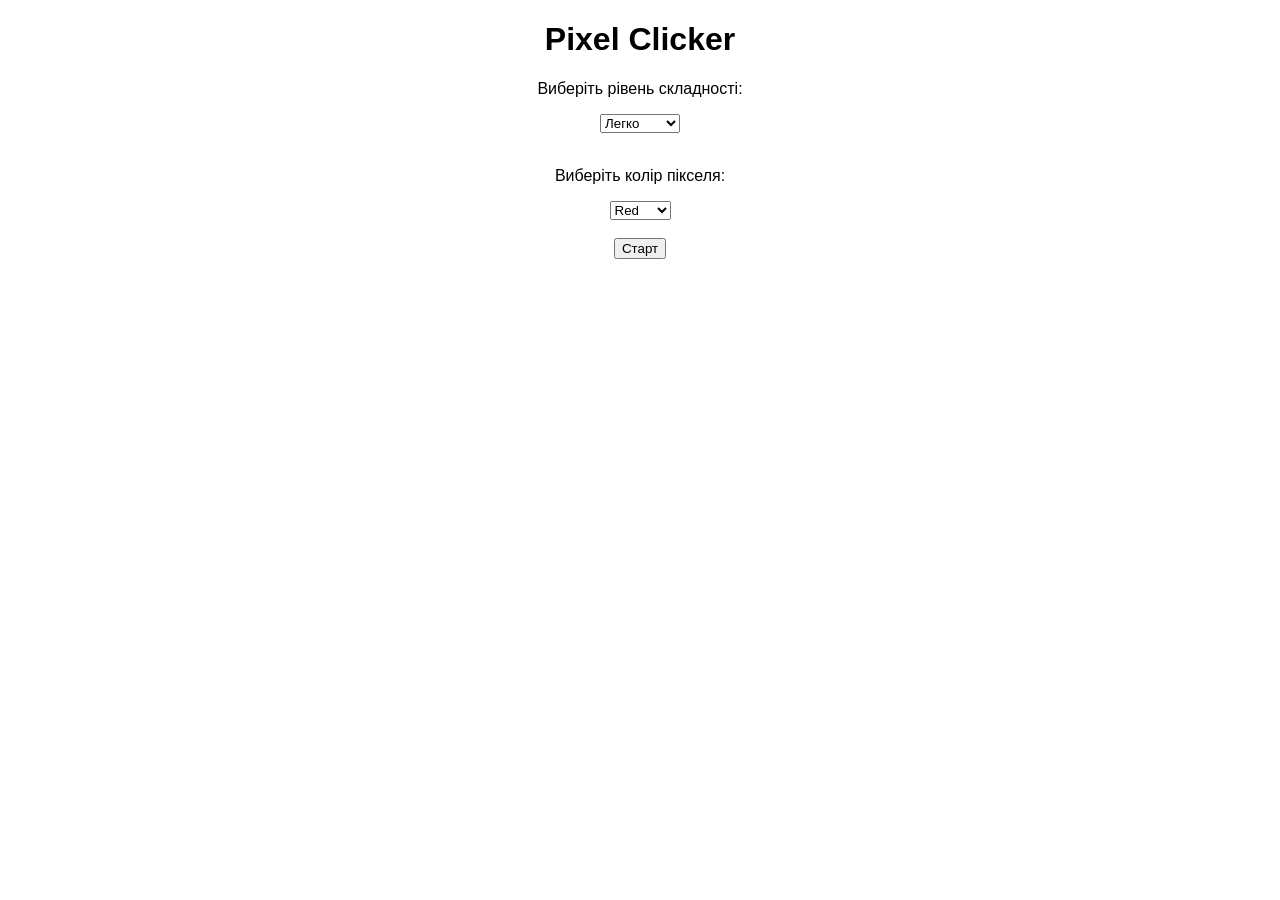
<file: labs/fifth/index.html>
<!DOCTYPE html>
<html lang="uk">
<head>
    <meta charset="UTF-8">
    <title>Pixel Clicker</title>
    <style>
        body {
            font-family: Arial, sans-serif;
            text-align: center;
            margin: 20px;
        }
        #gameCanvas {
            height: 500px;
            margin: 20px auto;
            position: relative;
            overflow: hidden;
            border: solid 2px black;
        }
        .pixel {
            position: absolute;
            cursor: pointer;
        }
        #startScreen, #gameScreen {
            margin: 10px;
        }
    </style>
</head>
<body>
<h1>Pixel Clicker</h1>
<div id="startScreen">
    <p>Виберіть рівень складності:</p>
    <select id="difficulty"></select>
    <br><br>
    <p>Виберіть колір пікселя:</p>
    <select id="pixelColor"></select>
    <br><br>
    <button id="startButton">Старт</button>
</div>

<div id="gameScreen" style="display: none;">
    <p>Рахунок: <span id="score">0</span></p>
    <p>Час: <span id="timeLeft"></span> сек</p>
    <div id="gameCanvas"></div>
</div>

<script src="./constants.js"></script>
<script type="module">
import {renderPage} from "./index.js";

renderPage({
    
});

</script>
</body>
</html>
</file>
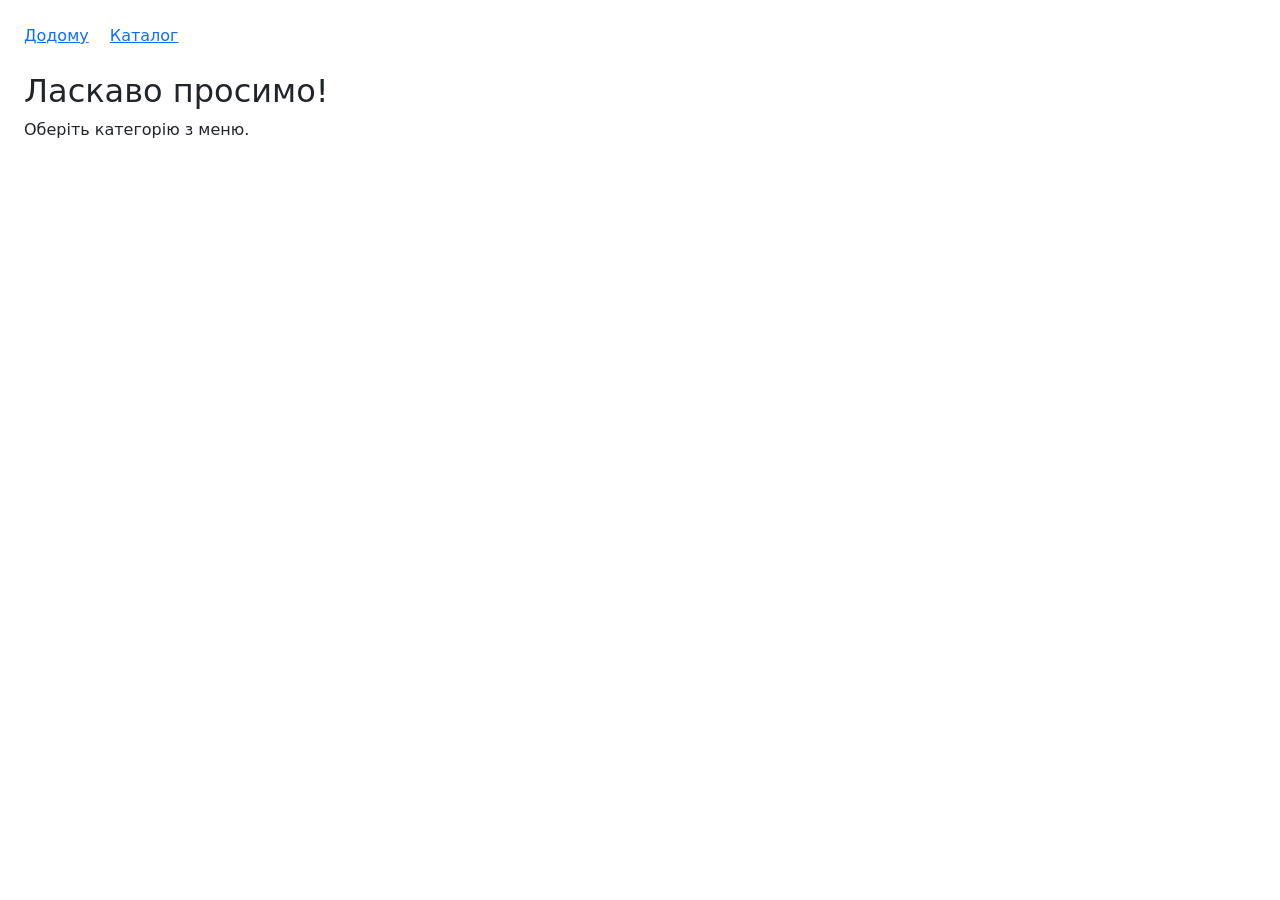
<file: labs/seventh/index.html>
<!DOCTYPE html>
<html lang="uk">
<head>
    <meta charset="UTF-8">
    <meta name="viewport" content="width=device-width, initial-scale=1.0">
    <title>Односторінковий каталог</title>
    <link href="https://cdn.jsdelivr.net/npm/bootstrap@5.3.0/dist/css/bootstrap.min.css" rel="stylesheet">
    <link href="style.css" rel="stylesheet">
</head>
    <body class="p-4">

    <nav class="mb-4">
        <a href="#" id="homeLink" class="me-3">Додому</a>
        <a href="#" id="catalogLink">Каталог</a>
    </nav>

    <div id="content">
        <h2>Ласкаво просимо!</h2>
        <p>Оберіть категорію з меню.</p>
    </div>

    <script src="script.js"></script>
</body>
</html>
</file>
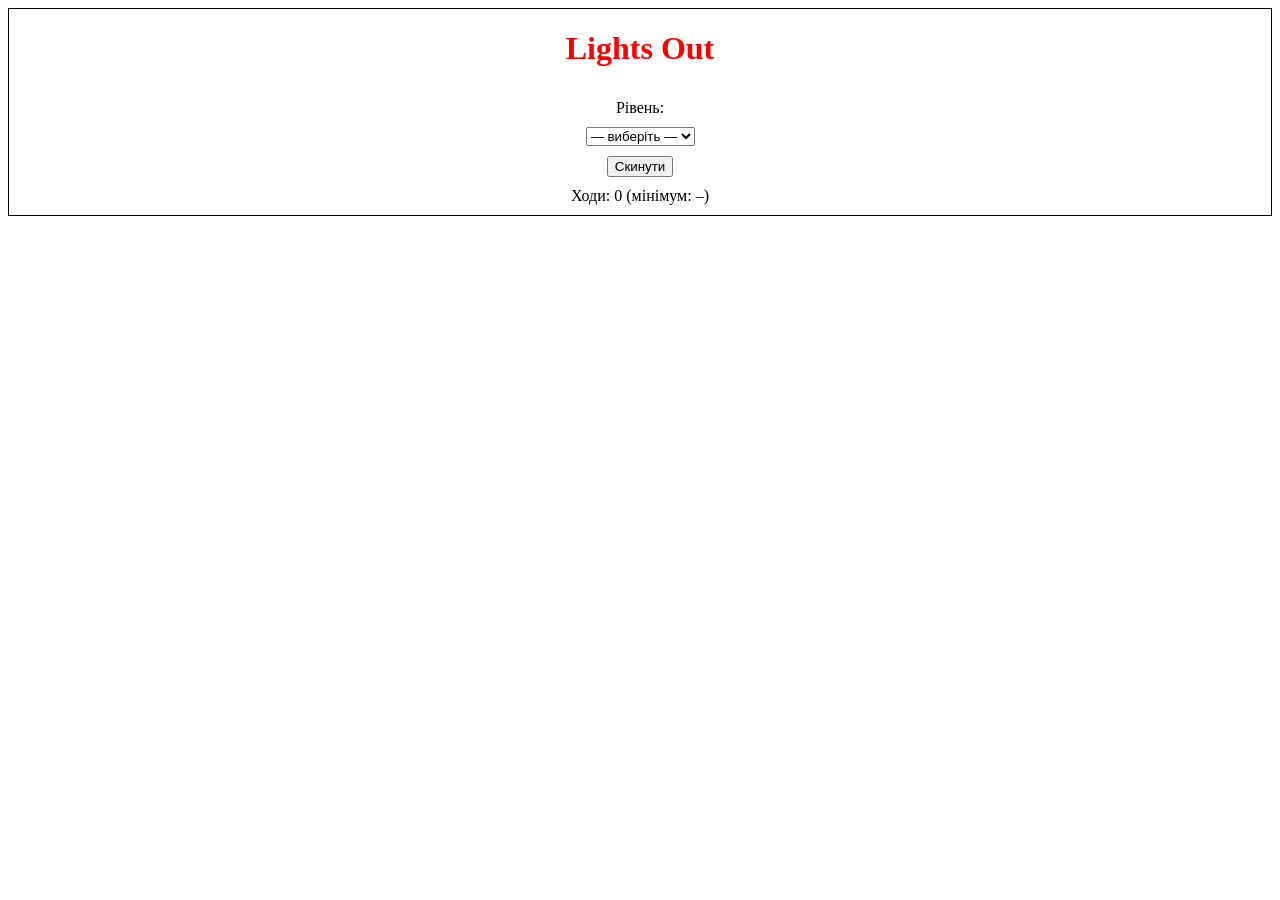
<file: labs/sixth/index.html>
<!DOCTYPE html>
<html lang="uk">
<head>
    <meta charset="UTF-8" />
    <title>Lights Out</title>
    <style>
        #grid { display: inline-grid; grid-template-columns: repeat(5, 40px); gap: 2px; }
        .cell {
            width: 40px; height:40px;
            cursor: pointer;
            border: 1px solid #ccc;
            display: flex; align-items: center; justify-content: center;
            user-select: none;
            font-weight: bold;
        }
        .on  { background: blue; }
        .off { background: yellow; color: #fff; }
        .wrapper { display: flex; align-items: center; justify-content: center; flex-direction: column; gap: 10px; border: 1px solid black}
        h1 { color: red; }
    </style>
</head>
<body>
    <div class="wrapper">
        <h1>Lights Out</h1>
        <label for="levelSelect">Рівень:</label>
        <select id="levelSelect">
            <option value="">— виберіть —</option>
        </select>
        <button id="resetBtn">Скинути</button>
        <div>
            Ходи: <span id="moveCount">0</span> (мінімум: <span id="minSteps">–</span>)
        </div>
        <div id="grid"></div>
    </div>

    <script src="script.js"></script>
</body>
</html>
</file>
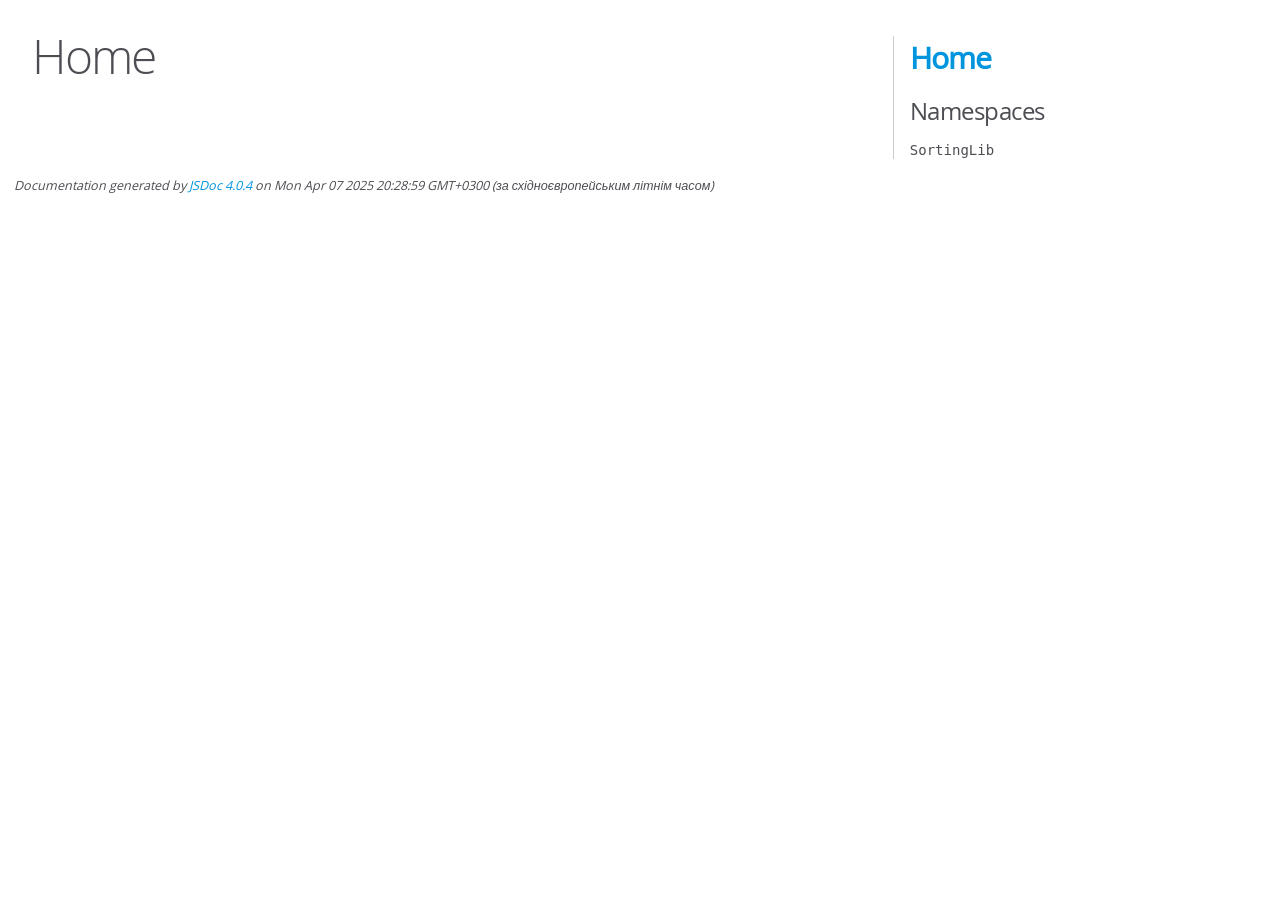
<file: labs/four/docs/index.html>
<!DOCTYPE html>
<html lang="en">
<head>
    <meta charset="utf-8">
    <title>JSDoc: Home</title>

    <script src="scripts/prettify/prettify.js"> </script>
    <script src="scripts/prettify/lang-css.js"> </script>
    <!--[if lt IE 9]>
      <script src="//html5shiv.googlecode.com/svn/trunk/html5.js"></script>
    <![endif]-->
    <link type="text/css" rel="stylesheet" href="styles/prettify-tomorrow.css">
    <link type="text/css" rel="stylesheet" href="styles/jsdoc-default.css">
</head>

<body>

<div id="main">

    <h1 class="page-title">Home</h1>

    



    


    <h3> </h3>










    









</div>

<nav>
    <h2><a href="index.html">Home</a></h2><h3>Namespaces</h3><ul><li><a href="SortingLib.html">SortingLib</a></li></ul>
</nav>

<br class="clear">

<footer>
    Documentation generated by <a href="https://github.com/jsdoc/jsdoc">JSDoc 4.0.4</a> on Mon Apr 07 2025 20:28:59 GMT+0300 (за східноєвропейським літнім часом)
</footer>

<script> prettyPrint(); </script>
<script src="scripts/linenumber.js"> </script>
</body>
</html>
</file>
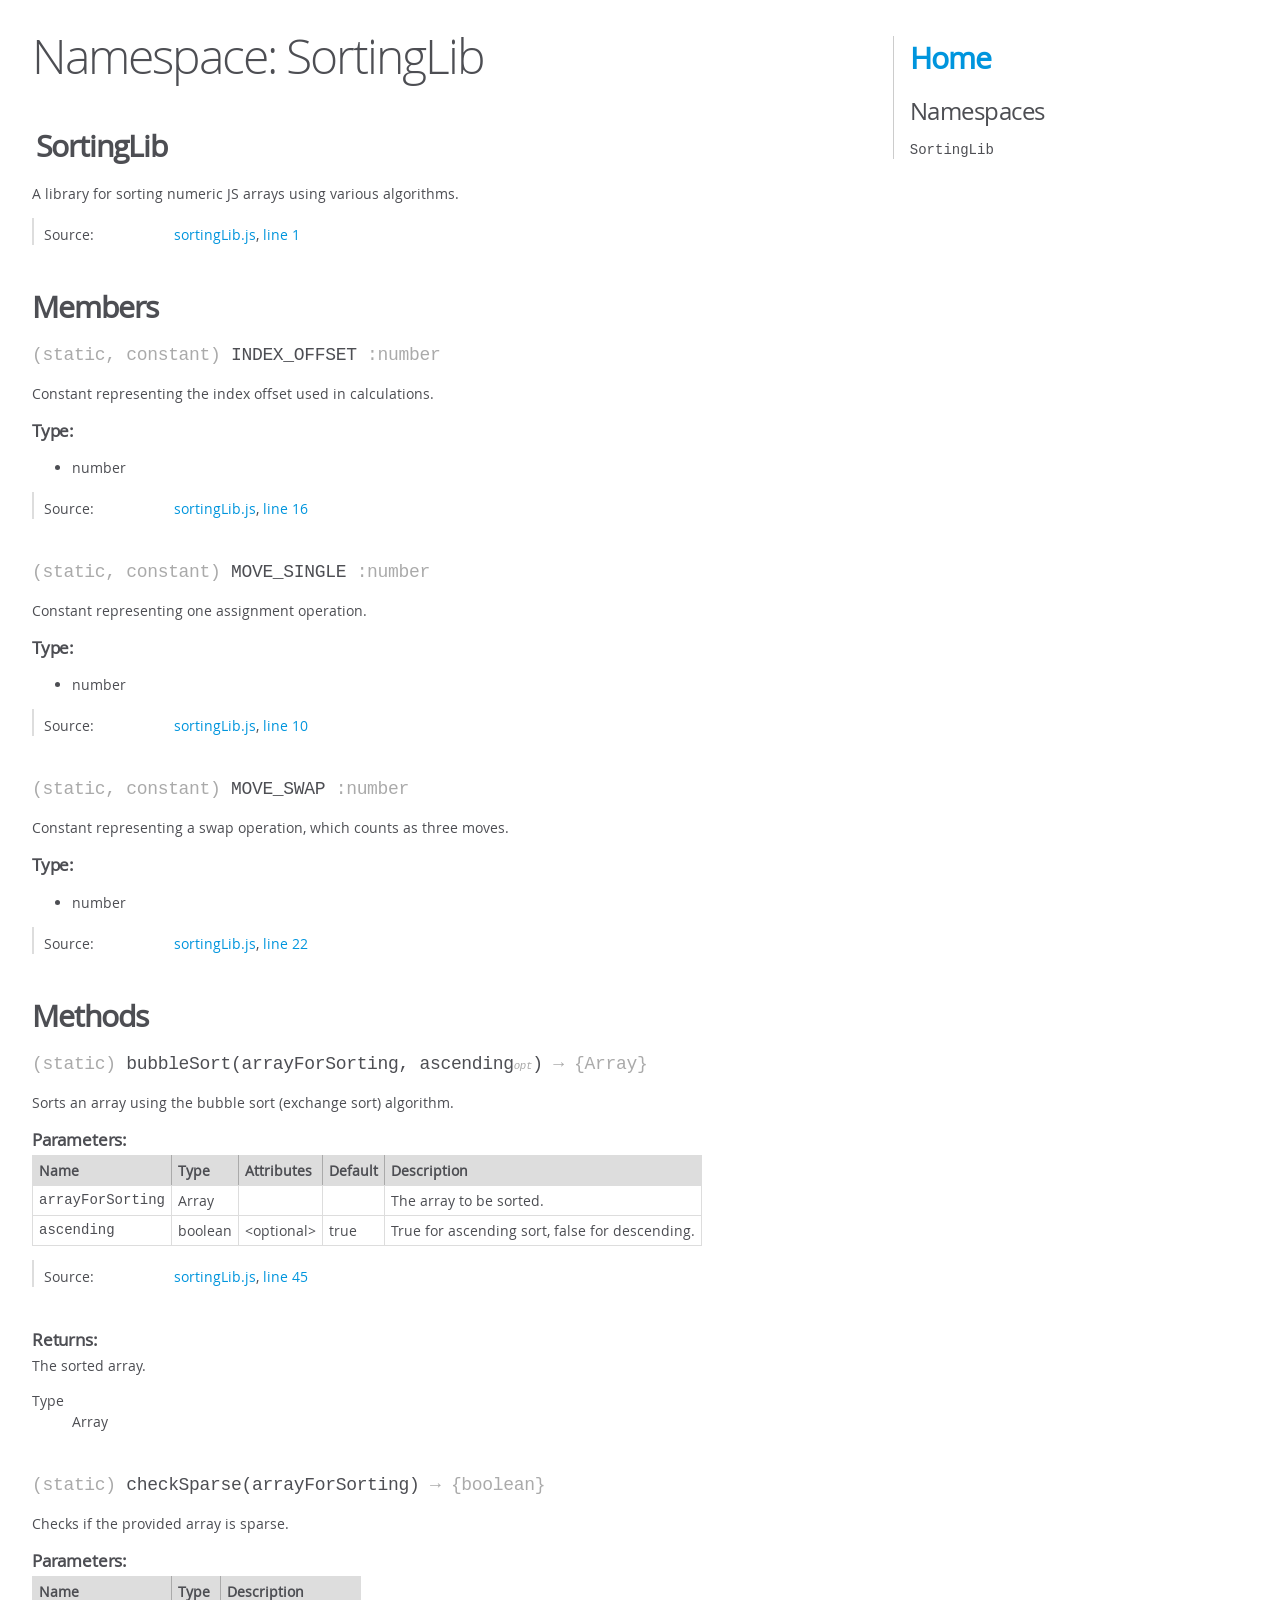
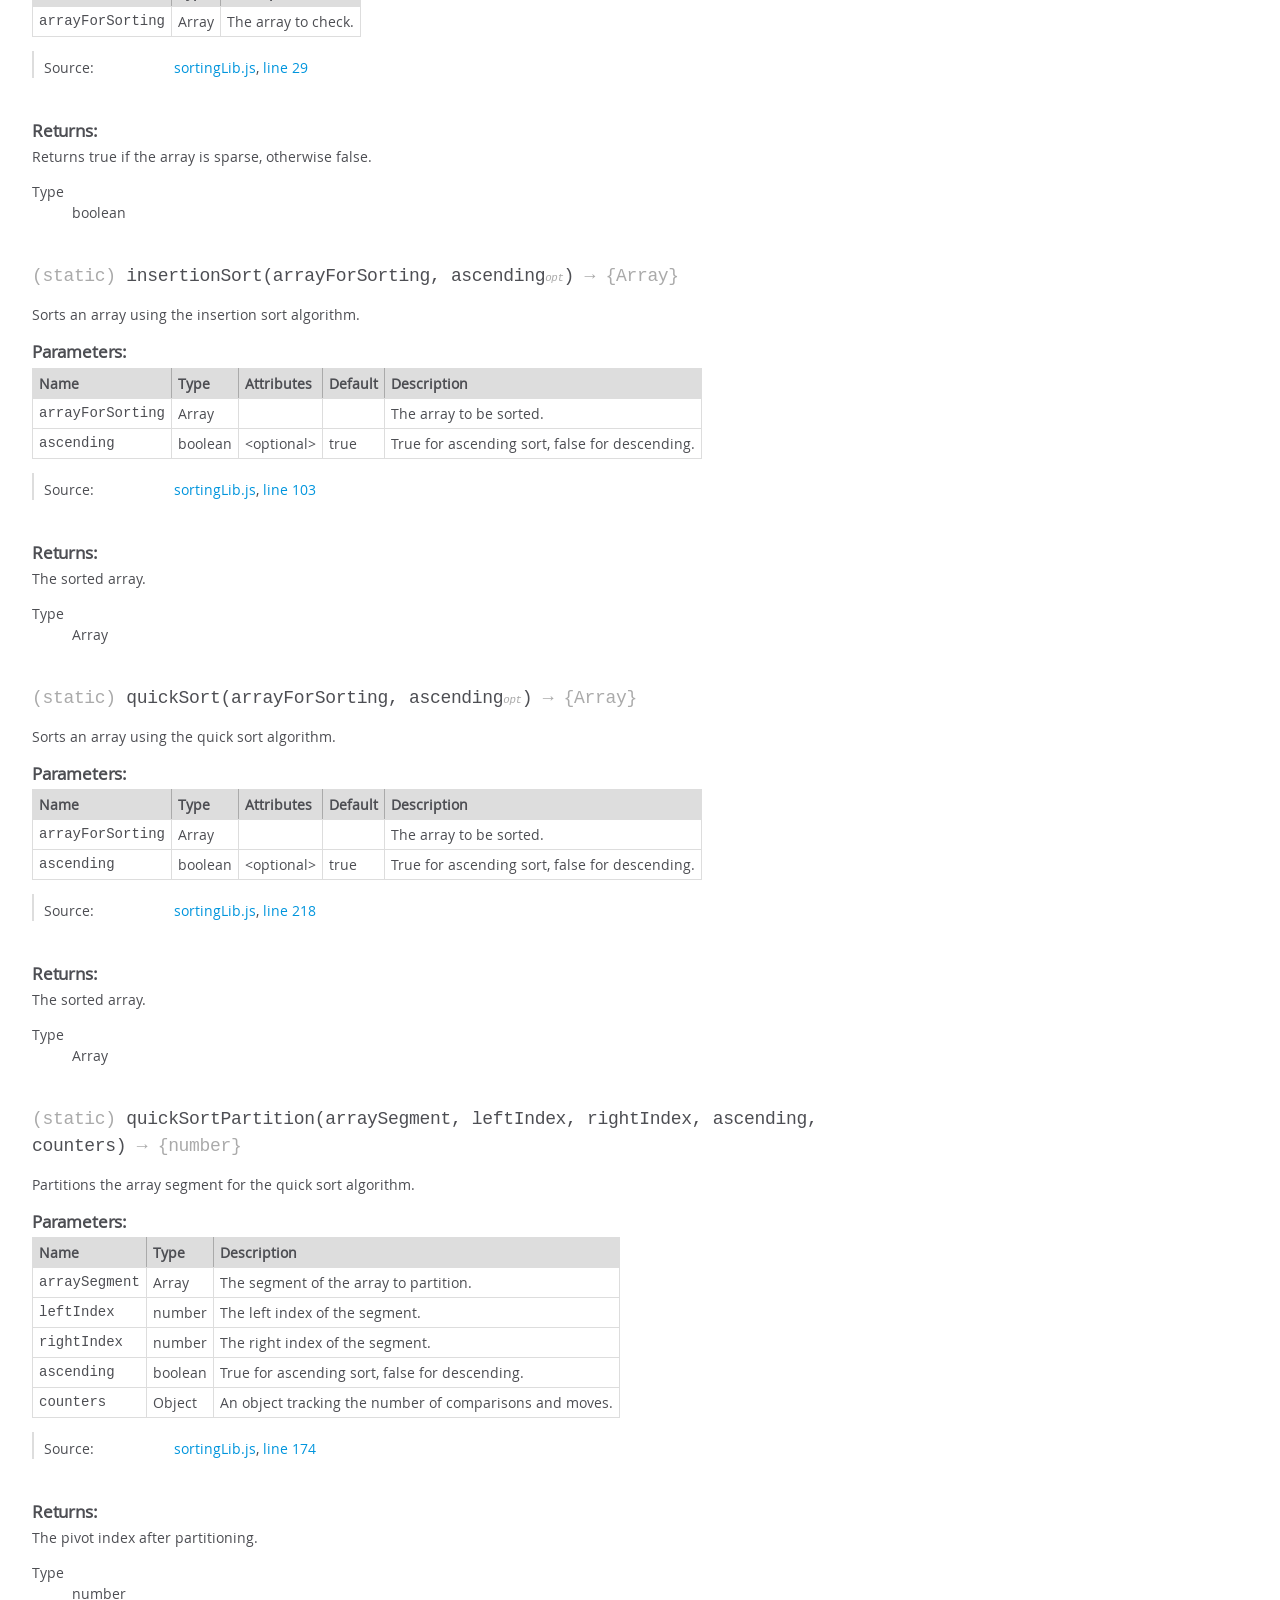
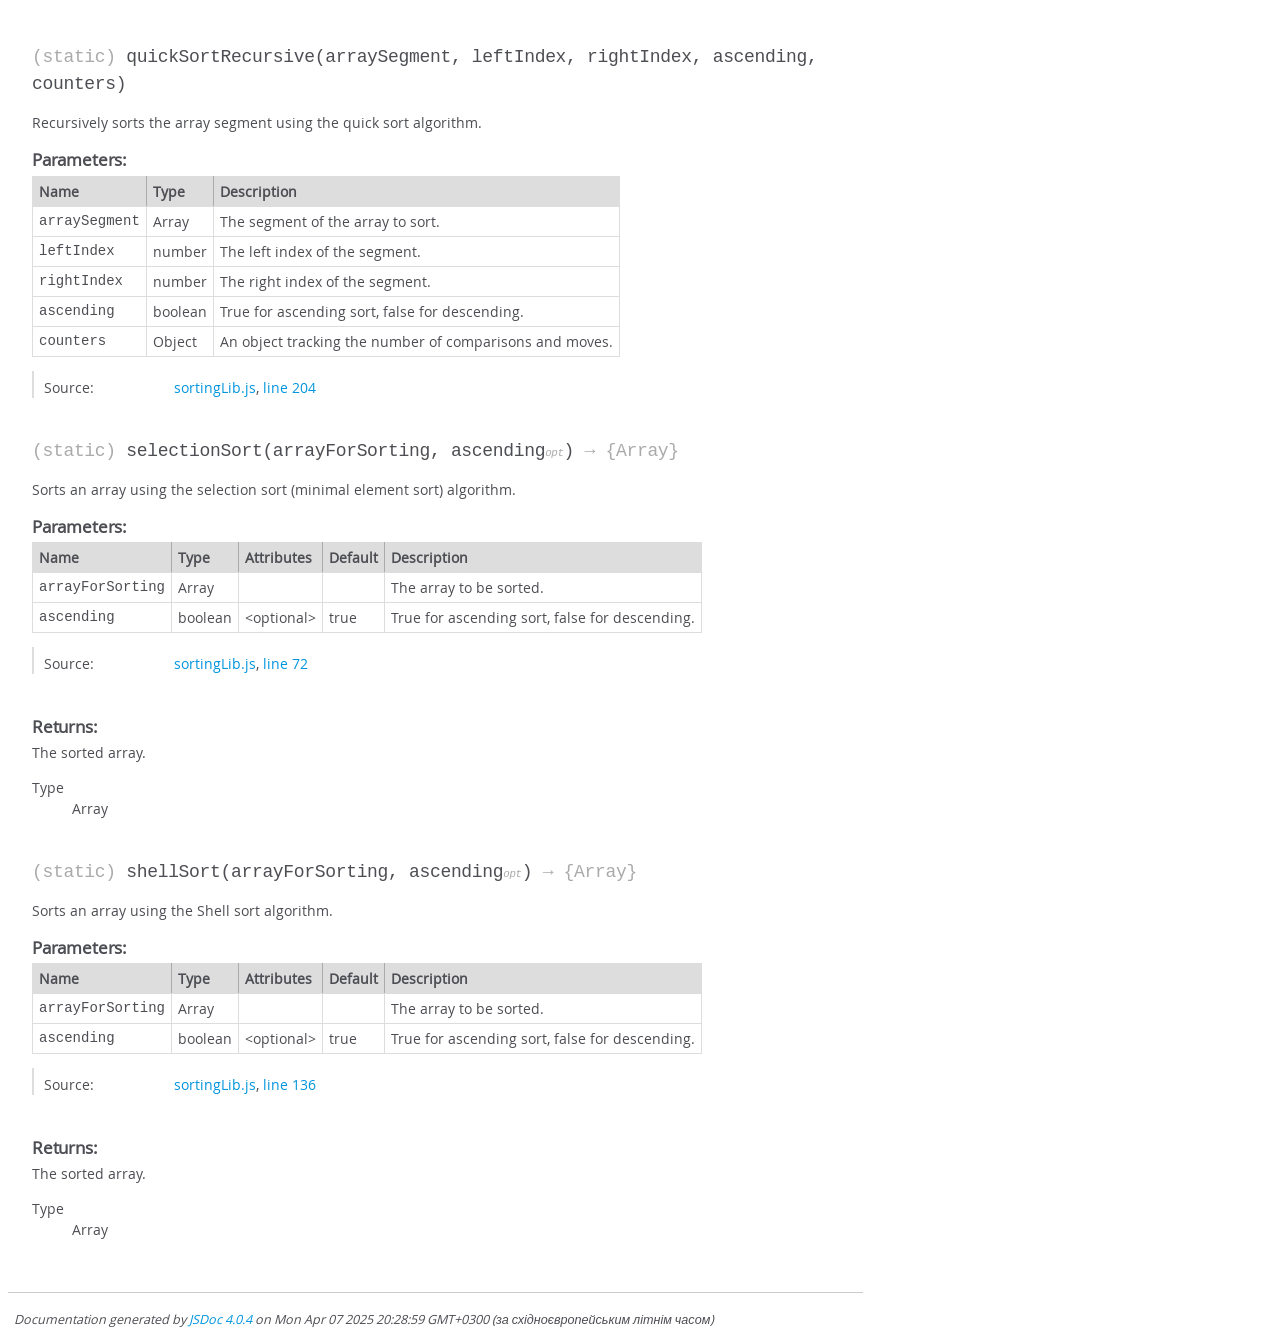
<file: labs/four/docs/SortingLib.html>
<!DOCTYPE html>
<html lang="en">
<head>
    <meta charset="utf-8">
    <title>JSDoc: Namespace: SortingLib</title>

    <script src="scripts/prettify/prettify.js"> </script>
    <script src="scripts/prettify/lang-css.js"> </script>
    <!--[if lt IE 9]>
      <script src="//html5shiv.googlecode.com/svn/trunk/html5.js"></script>
    <![endif]-->
    <link type="text/css" rel="stylesheet" href="styles/prettify-tomorrow.css">
    <link type="text/css" rel="stylesheet" href="styles/jsdoc-default.css">
</head>

<body>

<div id="main">

    <h1 class="page-title">Namespace: SortingLib</h1>

    




<section>

<header>
    
        <h2>SortingLib</h2>
        
    
</header>

<article>
    <div class="container-overview">
    
        
            <div class="description">A library for sorting numeric JS arrays using various algorithms.</div>
        

        


<dl class="details">

    

    

    

    

    

    

    

    

    

    

    

    

    
    <dt class="tag-source">Source:</dt>
    <dd class="tag-source"><ul class="dummy"><li>
        <a href="sortingLib.js.html">sortingLib.js</a>, <a href="sortingLib.js.html#line1">line 1</a>
    </li></ul></dd>
    

    

    

    
</dl>


        
    
    </div>

    

    

    

    

    

    

    
        <h3 class="subsection-title">Members</h3>

        
            
<h4 class="name" id=".INDEX_OFFSET"><span class="type-signature">(static, constant) </span>INDEX_OFFSET<span class="type-signature"> :number</span></h4>


<p class="summary">Constant representing the index offset used in calculations.</p>





    <h5>Type:</h5>
    <ul>
        <li>
            
<span class="param-type">number</span>


        </li>
    </ul>





<dl class="details">

    

    

    

    

    

    

    

    

    

    

    

    

    
    <dt class="tag-source">Source:</dt>
    <dd class="tag-source"><ul class="dummy"><li>
        <a href="sortingLib.js.html">sortingLib.js</a>, <a href="sortingLib.js.html#line16">line 16</a>
    </li></ul></dd>
    

    

    

    
</dl>






        
            
<h4 class="name" id=".MOVE_SINGLE"><span class="type-signature">(static, constant) </span>MOVE_SINGLE<span class="type-signature"> :number</span></h4>


<p class="summary">Constant representing one assignment operation.</p>





    <h5>Type:</h5>
    <ul>
        <li>
            
<span class="param-type">number</span>


        </li>
    </ul>





<dl class="details">

    

    

    

    

    

    

    

    

    

    

    

    

    
    <dt class="tag-source">Source:</dt>
    <dd class="tag-source"><ul class="dummy"><li>
        <a href="sortingLib.js.html">sortingLib.js</a>, <a href="sortingLib.js.html#line10">line 10</a>
    </li></ul></dd>
    

    

    

    
</dl>






        
            
<h4 class="name" id=".MOVE_SWAP"><span class="type-signature">(static, constant) </span>MOVE_SWAP<span class="type-signature"> :number</span></h4>


<p class="summary">Constant representing a swap operation, which counts as three moves.</p>





    <h5>Type:</h5>
    <ul>
        <li>
            
<span class="param-type">number</span>


        </li>
    </ul>





<dl class="details">

    

    

    

    

    

    

    

    

    

    

    

    

    
    <dt class="tag-source">Source:</dt>
    <dd class="tag-source"><ul class="dummy"><li>
        <a href="sortingLib.js.html">sortingLib.js</a>, <a href="sortingLib.js.html#line22">line 22</a>
    </li></ul></dd>
    

    

    

    
</dl>






        
    

    
        <h3 class="subsection-title">Methods</h3>

        
            

    

    
    <h4 class="name" id=".bubbleSort"><span class="type-signature">(static) </span>bubbleSort<span class="signature">(arrayForSorting, ascending<span class="signature-attributes">opt</span>)</span><span class="type-signature"> &rarr; {Array}</span></h4>
    

    
    <p class="summary">Sorts an array using the bubble sort (exchange sort) algorithm.</p>
    











    <h5>Parameters:</h5>
    

<table class="params">
    <thead>
    <tr>
        
        <th>Name</th>
        

        <th>Type</th>

        
        <th>Attributes</th>
        

        
        <th>Default</th>
        

        <th class="last">Description</th>
    </tr>
    </thead>

    <tbody>
    

        <tr>
            
                <td class="name"><code>arrayForSorting</code></td>
            

            <td class="type">
            
                
<span class="param-type">Array</span>


            
            </td>

            
                <td class="attributes">
                

                

                
                </td>
            

            
                <td class="default">
                
                </td>
            

            <td class="description last">The array to be sorted.</td>
        </tr>

    

        <tr>
            
                <td class="name"><code>ascending</code></td>
            

            <td class="type">
            
                
<span class="param-type">boolean</span>


            
            </td>

            
                <td class="attributes">
                
                    &lt;optional><br>
                

                

                
                </td>
            

            
                <td class="default">
                
                    true
                
                </td>
            

            <td class="description last">True for ascending sort, false for descending.</td>
        </tr>

    
    </tbody>
</table>






<dl class="details">

    

    

    

    

    

    

    

    

    

    

    

    

    
    <dt class="tag-source">Source:</dt>
    <dd class="tag-source"><ul class="dummy"><li>
        <a href="sortingLib.js.html">sortingLib.js</a>, <a href="sortingLib.js.html#line45">line 45</a>
    </li></ul></dd>
    

    

    

    
</dl>















<h5>Returns:</h5>

        
<div class="param-desc">
    The sorted array.
</div>



<dl>
    <dt>
        Type
    </dt>
    <dd>
        
<span class="param-type">Array</span>


    </dd>
</dl>

    





        
            

    

    
    <h4 class="name" id=".checkSparse"><span class="type-signature">(static) </span>checkSparse<span class="signature">(arrayForSorting)</span><span class="type-signature"> &rarr; {boolean}</span></h4>
    

    
    <p class="summary">Checks if the provided array is sparse.</p>
    











    <h5>Parameters:</h5>
    

<table class="params">
    <thead>
    <tr>
        
        <th>Name</th>
        

        <th>Type</th>

        

        

        <th class="last">Description</th>
    </tr>
    </thead>

    <tbody>
    

        <tr>
            
                <td class="name"><code>arrayForSorting</code></td>
            

            <td class="type">
            
                
<span class="param-type">Array</span>


            
            </td>

            

            

            <td class="description last">The array to check.</td>
        </tr>

    
    </tbody>
</table>






<dl class="details">

    

    

    

    

    

    

    

    

    

    

    

    

    
    <dt class="tag-source">Source:</dt>
    <dd class="tag-source"><ul class="dummy"><li>
        <a href="sortingLib.js.html">sortingLib.js</a>, <a href="sortingLib.js.html#line29">line 29</a>
    </li></ul></dd>
    

    

    

    
</dl>















<h5>Returns:</h5>

        
<div class="param-desc">
    Returns true if the array is sparse, otherwise false.
</div>



<dl>
    <dt>
        Type
    </dt>
    <dd>
        
<span class="param-type">boolean</span>


    </dd>
</dl>

    





        
            

    

    
    <h4 class="name" id=".insertionSort"><span class="type-signature">(static) </span>insertionSort<span class="signature">(arrayForSorting, ascending<span class="signature-attributes">opt</span>)</span><span class="type-signature"> &rarr; {Array}</span></h4>
    

    
    <p class="summary">Sorts an array using the insertion sort algorithm.</p>
    











    <h5>Parameters:</h5>
    

<table class="params">
    <thead>
    <tr>
        
        <th>Name</th>
        

        <th>Type</th>

        
        <th>Attributes</th>
        

        
        <th>Default</th>
        

        <th class="last">Description</th>
    </tr>
    </thead>

    <tbody>
    

        <tr>
            
                <td class="name"><code>arrayForSorting</code></td>
            

            <td class="type">
            
                
<span class="param-type">Array</span>


            
            </td>

            
                <td class="attributes">
                

                

                
                </td>
            

            
                <td class="default">
                
                </td>
            

            <td class="description last">The array to be sorted.</td>
        </tr>

    

        <tr>
            
                <td class="name"><code>ascending</code></td>
            

            <td class="type">
            
                
<span class="param-type">boolean</span>


            
            </td>

            
                <td class="attributes">
                
                    &lt;optional><br>
                

                

                
                </td>
            

            
                <td class="default">
                
                    true
                
                </td>
            

            <td class="description last">True for ascending sort, false for descending.</td>
        </tr>

    
    </tbody>
</table>






<dl class="details">

    

    

    

    

    

    

    

    

    

    

    

    

    
    <dt class="tag-source">Source:</dt>
    <dd class="tag-source"><ul class="dummy"><li>
        <a href="sortingLib.js.html">sortingLib.js</a>, <a href="sortingLib.js.html#line103">line 103</a>
    </li></ul></dd>
    

    

    

    
</dl>















<h5>Returns:</h5>

        
<div class="param-desc">
    The sorted array.
</div>



<dl>
    <dt>
        Type
    </dt>
    <dd>
        
<span class="param-type">Array</span>


    </dd>
</dl>

    





        
            

    

    
    <h4 class="name" id=".quickSort"><span class="type-signature">(static) </span>quickSort<span class="signature">(arrayForSorting, ascending<span class="signature-attributes">opt</span>)</span><span class="type-signature"> &rarr; {Array}</span></h4>
    

    
    <p class="summary">Sorts an array using the quick sort algorithm.</p>
    











    <h5>Parameters:</h5>
    

<table class="params">
    <thead>
    <tr>
        
        <th>Name</th>
        

        <th>Type</th>

        
        <th>Attributes</th>
        

        
        <th>Default</th>
        

        <th class="last">Description</th>
    </tr>
    </thead>

    <tbody>
    

        <tr>
            
                <td class="name"><code>arrayForSorting</code></td>
            

            <td class="type">
            
                
<span class="param-type">Array</span>


            
            </td>

            
                <td class="attributes">
                

                

                
                </td>
            

            
                <td class="default">
                
                </td>
            

            <td class="description last">The array to be sorted.</td>
        </tr>

    

        <tr>
            
                <td class="name"><code>ascending</code></td>
            

            <td class="type">
            
                
<span class="param-type">boolean</span>


            
            </td>

            
                <td class="attributes">
                
                    &lt;optional><br>
                

                

                
                </td>
            

            
                <td class="default">
                
                    true
                
                </td>
            

            <td class="description last">True for ascending sort, false for descending.</td>
        </tr>

    
    </tbody>
</table>






<dl class="details">

    

    

    

    

    

    

    

    

    

    

    

    

    
    <dt class="tag-source">Source:</dt>
    <dd class="tag-source"><ul class="dummy"><li>
        <a href="sortingLib.js.html">sortingLib.js</a>, <a href="sortingLib.js.html#line218">line 218</a>
    </li></ul></dd>
    

    

    

    
</dl>















<h5>Returns:</h5>

        
<div class="param-desc">
    The sorted array.
</div>



<dl>
    <dt>
        Type
    </dt>
    <dd>
        
<span class="param-type">Array</span>


    </dd>
</dl>

    





        
            

    

    
    <h4 class="name" id=".quickSortPartition"><span class="type-signature">(static) </span>quickSortPartition<span class="signature">(arraySegment, leftIndex, rightIndex, ascending, counters)</span><span class="type-signature"> &rarr; {number}</span></h4>
    

    
    <p class="summary">Partitions the array segment for the quick sort algorithm.</p>
    











    <h5>Parameters:</h5>
    

<table class="params">
    <thead>
    <tr>
        
        <th>Name</th>
        

        <th>Type</th>

        

        

        <th class="last">Description</th>
    </tr>
    </thead>

    <tbody>
    

        <tr>
            
                <td class="name"><code>arraySegment</code></td>
            

            <td class="type">
            
                
<span class="param-type">Array</span>


            
            </td>

            

            

            <td class="description last">The segment of the array to partition.</td>
        </tr>

    

        <tr>
            
                <td class="name"><code>leftIndex</code></td>
            

            <td class="type">
            
                
<span class="param-type">number</span>


            
            </td>

            

            

            <td class="description last">The left index of the segment.</td>
        </tr>

    

        <tr>
            
                <td class="name"><code>rightIndex</code></td>
            

            <td class="type">
            
                
<span class="param-type">number</span>


            
            </td>

            

            

            <td class="description last">The right index of the segment.</td>
        </tr>

    

        <tr>
            
                <td class="name"><code>ascending</code></td>
            

            <td class="type">
            
                
<span class="param-type">boolean</span>


            
            </td>

            

            

            <td class="description last">True for ascending sort, false for descending.</td>
        </tr>

    

        <tr>
            
                <td class="name"><code>counters</code></td>
            

            <td class="type">
            
                
<span class="param-type">Object</span>


            
            </td>

            

            

            <td class="description last">An object tracking the number of comparisons and moves.</td>
        </tr>

    
    </tbody>
</table>






<dl class="details">

    

    

    

    

    

    

    

    

    

    

    

    

    
    <dt class="tag-source">Source:</dt>
    <dd class="tag-source"><ul class="dummy"><li>
        <a href="sortingLib.js.html">sortingLib.js</a>, <a href="sortingLib.js.html#line174">line 174</a>
    </li></ul></dd>
    

    

    

    
</dl>















<h5>Returns:</h5>

        
<div class="param-desc">
    The pivot index after partitioning.
</div>



<dl>
    <dt>
        Type
    </dt>
    <dd>
        
<span class="param-type">number</span>


    </dd>
</dl>

    





        
            

    

    
    <h4 class="name" id=".quickSortRecursive"><span class="type-signature">(static) </span>quickSortRecursive<span class="signature">(arraySegment, leftIndex, rightIndex, ascending, counters)</span><span class="type-signature"></span></h4>
    

    
    <p class="summary">Recursively sorts the array segment using the quick sort algorithm.</p>
    











    <h5>Parameters:</h5>
    

<table class="params">
    <thead>
    <tr>
        
        <th>Name</th>
        

        <th>Type</th>

        

        

        <th class="last">Description</th>
    </tr>
    </thead>

    <tbody>
    

        <tr>
            
                <td class="name"><code>arraySegment</code></td>
            

            <td class="type">
            
                
<span class="param-type">Array</span>


            
            </td>

            

            

            <td class="description last">The segment of the array to sort.</td>
        </tr>

    

        <tr>
            
                <td class="name"><code>leftIndex</code></td>
            

            <td class="type">
            
                
<span class="param-type">number</span>


            
            </td>

            

            

            <td class="description last">The left index of the segment.</td>
        </tr>

    

        <tr>
            
                <td class="name"><code>rightIndex</code></td>
            

            <td class="type">
            
                
<span class="param-type">number</span>


            
            </td>

            

            

            <td class="description last">The right index of the segment.</td>
        </tr>

    

        <tr>
            
                <td class="name"><code>ascending</code></td>
            

            <td class="type">
            
                
<span class="param-type">boolean</span>


            
            </td>

            

            

            <td class="description last">True for ascending sort, false for descending.</td>
        </tr>

    

        <tr>
            
                <td class="name"><code>counters</code></td>
            

            <td class="type">
            
                
<span class="param-type">Object</span>


            
            </td>

            

            

            <td class="description last">An object tracking the number of comparisons and moves.</td>
        </tr>

    
    </tbody>
</table>






<dl class="details">

    

    

    

    

    

    

    

    

    

    

    

    

    
    <dt class="tag-source">Source:</dt>
    <dd class="tag-source"><ul class="dummy"><li>
        <a href="sortingLib.js.html">sortingLib.js</a>, <a href="sortingLib.js.html#line204">line 204</a>
    </li></ul></dd>
    

    

    

    
</dl>




















        
            

    

    
    <h4 class="name" id=".selectionSort"><span class="type-signature">(static) </span>selectionSort<span class="signature">(arrayForSorting, ascending<span class="signature-attributes">opt</span>)</span><span class="type-signature"> &rarr; {Array}</span></h4>
    

    
    <p class="summary">Sorts an array using the selection sort (minimal element sort) algorithm.</p>
    











    <h5>Parameters:</h5>
    

<table class="params">
    <thead>
    <tr>
        
        <th>Name</th>
        

        <th>Type</th>

        
        <th>Attributes</th>
        

        
        <th>Default</th>
        

        <th class="last">Description</th>
    </tr>
    </thead>

    <tbody>
    

        <tr>
            
                <td class="name"><code>arrayForSorting</code></td>
            

            <td class="type">
            
                
<span class="param-type">Array</span>


            
            </td>

            
                <td class="attributes">
                

                

                
                </td>
            

            
                <td class="default">
                
                </td>
            

            <td class="description last">The array to be sorted.</td>
        </tr>

    

        <tr>
            
                <td class="name"><code>ascending</code></td>
            

            <td class="type">
            
                
<span class="param-type">boolean</span>


            
            </td>

            
                <td class="attributes">
                
                    &lt;optional><br>
                

                

                
                </td>
            

            
                <td class="default">
                
                    true
                
                </td>
            

            <td class="description last">True for ascending sort, false for descending.</td>
        </tr>

    
    </tbody>
</table>






<dl class="details">

    

    

    

    

    

    

    

    

    

    

    

    

    
    <dt class="tag-source">Source:</dt>
    <dd class="tag-source"><ul class="dummy"><li>
        <a href="sortingLib.js.html">sortingLib.js</a>, <a href="sortingLib.js.html#line72">line 72</a>
    </li></ul></dd>
    

    

    

    
</dl>















<h5>Returns:</h5>

        
<div class="param-desc">
    The sorted array.
</div>



<dl>
    <dt>
        Type
    </dt>
    <dd>
        
<span class="param-type">Array</span>


    </dd>
</dl>

    





        
            

    

    
    <h4 class="name" id=".shellSort"><span class="type-signature">(static) </span>shellSort<span class="signature">(arrayForSorting, ascending<span class="signature-attributes">opt</span>)</span><span class="type-signature"> &rarr; {Array}</span></h4>
    

    
    <p class="summary">Sorts an array using the Shell sort algorithm.</p>
    











    <h5>Parameters:</h5>
    

<table class="params">
    <thead>
    <tr>
        
        <th>Name</th>
        

        <th>Type</th>

        
        <th>Attributes</th>
        

        
        <th>Default</th>
        

        <th class="last">Description</th>
    </tr>
    </thead>

    <tbody>
    

        <tr>
            
                <td class="name"><code>arrayForSorting</code></td>
            

            <td class="type">
            
                
<span class="param-type">Array</span>


            
            </td>

            
                <td class="attributes">
                

                

                
                </td>
            

            
                <td class="default">
                
                </td>
            

            <td class="description last">The array to be sorted.</td>
        </tr>

    

        <tr>
            
                <td class="name"><code>ascending</code></td>
            

            <td class="type">
            
                
<span class="param-type">boolean</span>


            
            </td>

            
                <td class="attributes">
                
                    &lt;optional><br>
                

                

                
                </td>
            

            
                <td class="default">
                
                    true
                
                </td>
            

            <td class="description last">True for ascending sort, false for descending.</td>
        </tr>

    
    </tbody>
</table>






<dl class="details">

    

    

    

    

    

    

    

    

    

    

    

    

    
    <dt class="tag-source">Source:</dt>
    <dd class="tag-source"><ul class="dummy"><li>
        <a href="sortingLib.js.html">sortingLib.js</a>, <a href="sortingLib.js.html#line136">line 136</a>
    </li></ul></dd>
    

    

    

    
</dl>















<h5>Returns:</h5>

        
<div class="param-desc">
    The sorted array.
</div>



<dl>
    <dt>
        Type
    </dt>
    <dd>
        
<span class="param-type">Array</span>


    </dd>
</dl>

    





        
    

    

    
</article>

</section>




</div>

<nav>
    <h2><a href="index.html">Home</a></h2><h3>Namespaces</h3><ul><li><a href="SortingLib.html">SortingLib</a></li></ul>
</nav>

<br class="clear">

<footer>
    Documentation generated by <a href="https://github.com/jsdoc/jsdoc">JSDoc 4.0.4</a> on Mon Apr 07 2025 20:28:59 GMT+0300 (за східноєвропейським літнім часом)
</footer>

<script> prettyPrint(); </script>
<script src="scripts/linenumber.js"> </script>
</body>
</html>
</file>
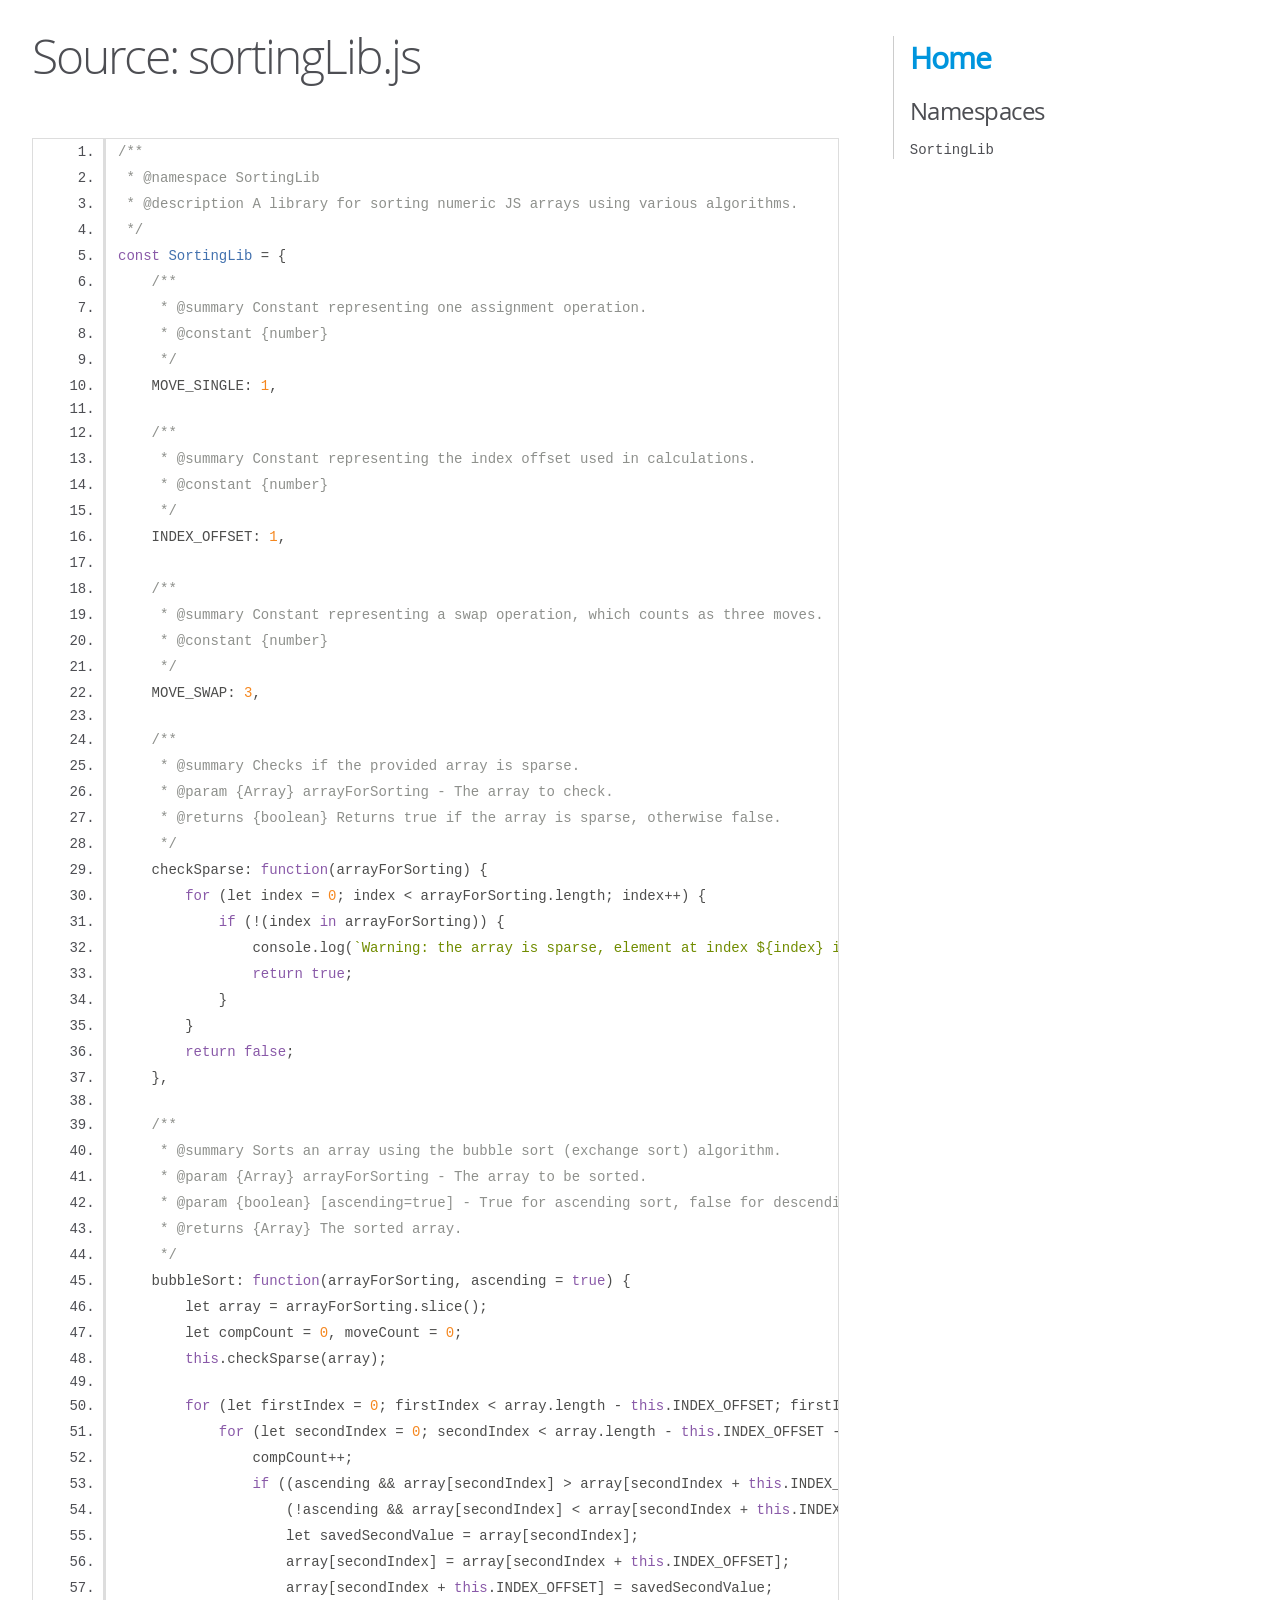
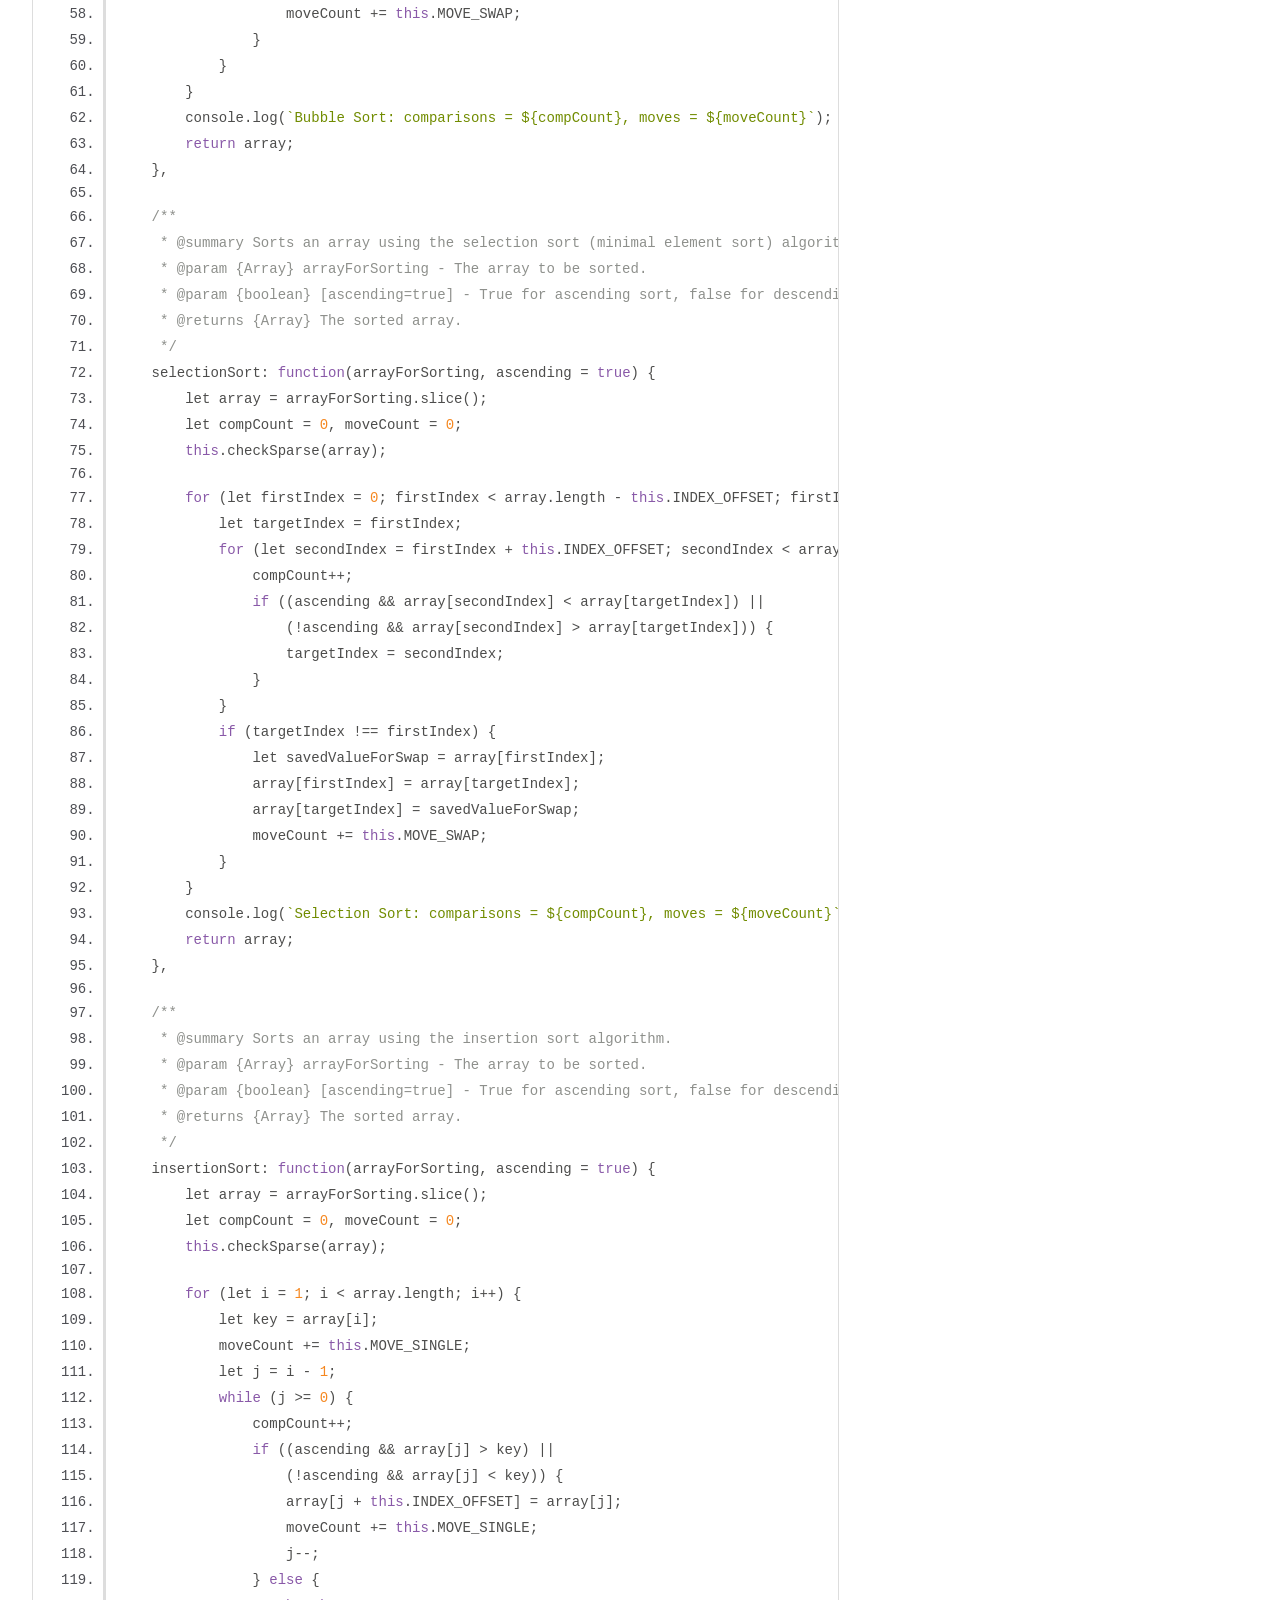
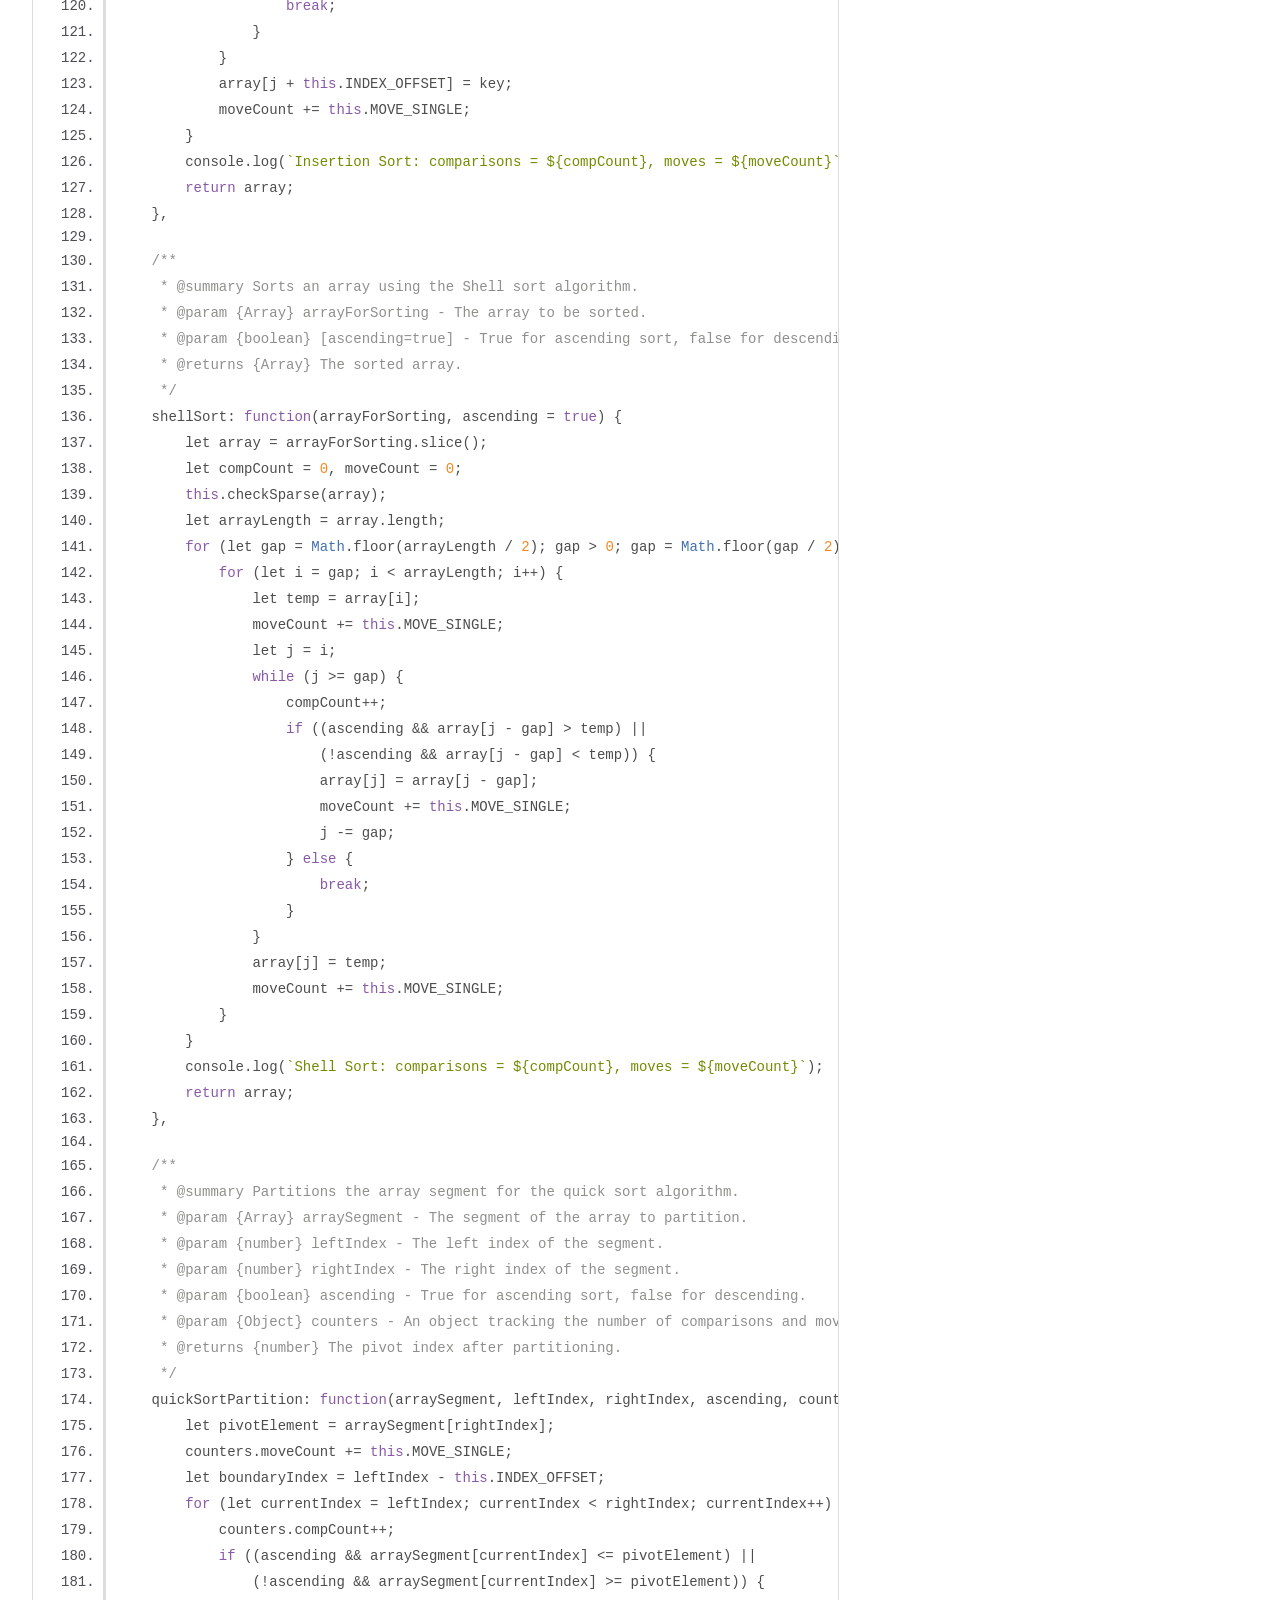
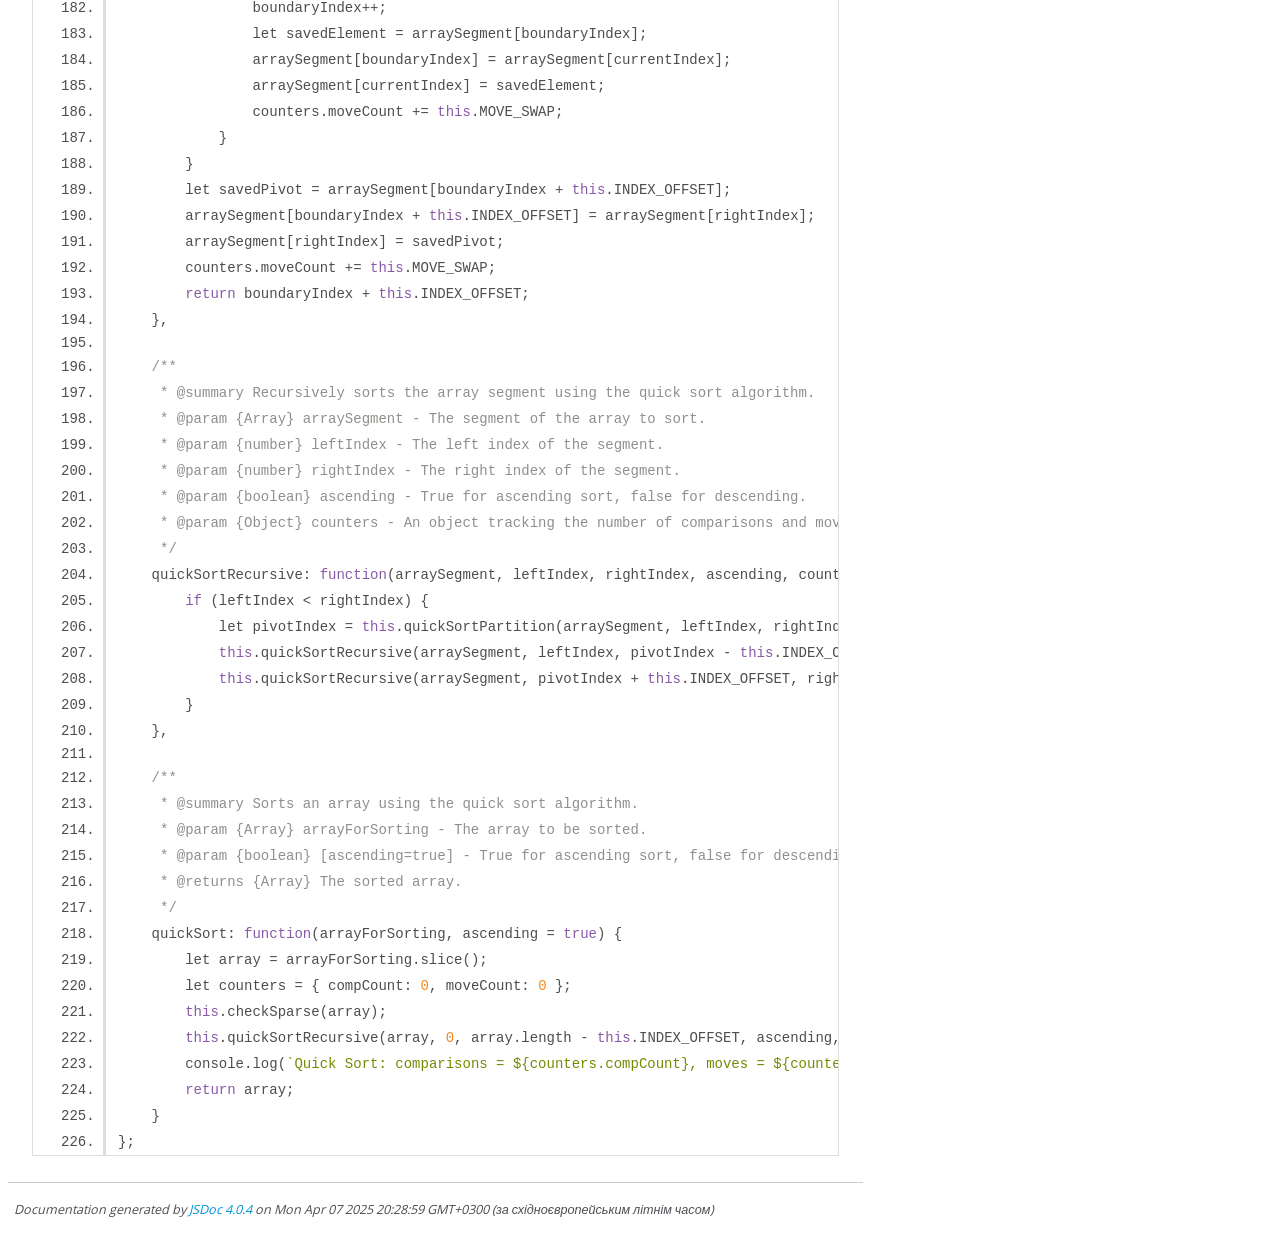
<file: labs/four/docs/sortingLib.js.html>
<!DOCTYPE html>
<html lang="en">
<head>
    <meta charset="utf-8">
    <title>JSDoc: Source: sortingLib.js</title>

    <script src="scripts/prettify/prettify.js"> </script>
    <script src="scripts/prettify/lang-css.js"> </script>
    <!--[if lt IE 9]>
      <script src="//html5shiv.googlecode.com/svn/trunk/html5.js"></script>
    <![endif]-->
    <link type="text/css" rel="stylesheet" href="styles/prettify-tomorrow.css">
    <link type="text/css" rel="stylesheet" href="styles/jsdoc-default.css">
</head>

<body>

<div id="main">

    <h1 class="page-title">Source: sortingLib.js</h1>

    



    
    <section>
        <article>
            <pre class="prettyprint source linenums"><code>/**
 * @namespace SortingLib
 * @description A library for sorting numeric JS arrays using various algorithms.
 */
const SortingLib = {
    /**
     * @summary Constant representing one assignment operation.
     * @constant {number}
     */
    MOVE_SINGLE: 1,

    /**
     * @summary Constant representing the index offset used in calculations.
     * @constant {number}
     */
    INDEX_OFFSET: 1,
    
    /**
     * @summary Constant representing a swap operation, which counts as three moves.
     * @constant {number}
     */
    MOVE_SWAP: 3,

    /**
     * @summary Checks if the provided array is sparse.
     * @param {Array} arrayForSorting - The array to check.
     * @returns {boolean} Returns true if the array is sparse, otherwise false.
     */
    checkSparse: function(arrayForSorting) {
        for (let index = 0; index &lt; arrayForSorting.length; index++) {
            if (!(index in arrayForSorting)) {
                console.log(`Warning: the array is sparse, element at index ${index} is missing.`);
                return true;
            }
        }
        return false;
    },

    /**
     * @summary Sorts an array using the bubble sort (exchange sort) algorithm.
     * @param {Array} arrayForSorting - The array to be sorted.
     * @param {boolean} [ascending=true] - True for ascending sort, false for descending.
     * @returns {Array} The sorted array.
     */
    bubbleSort: function(arrayForSorting, ascending = true) {
        let array = arrayForSorting.slice();
        let compCount = 0, moveCount = 0;
        this.checkSparse(array);

        for (let firstIndex = 0; firstIndex &lt; array.length - this.INDEX_OFFSET; firstIndex++) {
            for (let secondIndex = 0; secondIndex &lt; array.length - this.INDEX_OFFSET - firstIndex; secondIndex++) {
                compCount++;
                if ((ascending &amp;&amp; array[secondIndex] > array[secondIndex + this.INDEX_OFFSET]) ||
                    (!ascending &amp;&amp; array[secondIndex] &lt; array[secondIndex + this.INDEX_OFFSET])) {
                    let savedSecondValue = array[secondIndex];
                    array[secondIndex] = array[secondIndex + this.INDEX_OFFSET];
                    array[secondIndex + this.INDEX_OFFSET] = savedSecondValue;
                    moveCount += this.MOVE_SWAP;
                }
            }
        }
        console.log(`Bubble Sort: comparisons = ${compCount}, moves = ${moveCount}`);
        return array;
    },

    /**
     * @summary Sorts an array using the selection sort (minimal element sort) algorithm.
     * @param {Array} arrayForSorting - The array to be sorted.
     * @param {boolean} [ascending=true] - True for ascending sort, false for descending.
     * @returns {Array} The sorted array.
     */
    selectionSort: function(arrayForSorting, ascending = true) {
        let array = arrayForSorting.slice();
        let compCount = 0, moveCount = 0;
        this.checkSparse(array);

        for (let firstIndex = 0; firstIndex &lt; array.length - this.INDEX_OFFSET; firstIndex++) {
            let targetIndex = firstIndex;
            for (let secondIndex = firstIndex + this.INDEX_OFFSET; secondIndex &lt; array.length; secondIndex++) {
                compCount++;
                if ((ascending &amp;&amp; array[secondIndex] &lt; array[targetIndex]) ||
                    (!ascending &amp;&amp; array[secondIndex] > array[targetIndex])) {
                    targetIndex = secondIndex;
                }
            }
            if (targetIndex !== firstIndex) {
                let savedValueForSwap = array[firstIndex];
                array[firstIndex] = array[targetIndex];
                array[targetIndex] = savedValueForSwap;
                moveCount += this.MOVE_SWAP;
            }
        }
        console.log(`Selection Sort: comparisons = ${compCount}, moves = ${moveCount}`);
        return array;
    },

    /**
     * @summary Sorts an array using the insertion sort algorithm.
     * @param {Array} arrayForSorting - The array to be sorted.
     * @param {boolean} [ascending=true] - True for ascending sort, false for descending.
     * @returns {Array} The sorted array.
     */
    insertionSort: function(arrayForSorting, ascending = true) {
        let array = arrayForSorting.slice();
        let compCount = 0, moveCount = 0;
        this.checkSparse(array);

        for (let i = 1; i &lt; array.length; i++) {
            let key = array[i];
            moveCount += this.MOVE_SINGLE;
            let j = i - 1;
            while (j >= 0) {
                compCount++;
                if ((ascending &amp;&amp; array[j] > key) ||
                    (!ascending &amp;&amp; array[j] &lt; key)) {
                    array[j + this.INDEX_OFFSET] = array[j];
                    moveCount += this.MOVE_SINGLE;
                    j--;
                } else {
                    break;
                }
            }
            array[j + this.INDEX_OFFSET] = key;
            moveCount += this.MOVE_SINGLE;
        }
        console.log(`Insertion Sort: comparisons = ${compCount}, moves = ${moveCount}`);
        return array;
    },

    /**
     * @summary Sorts an array using the Shell sort algorithm.
     * @param {Array} arrayForSorting - The array to be sorted.
     * @param {boolean} [ascending=true] - True for ascending sort, false for descending.
     * @returns {Array} The sorted array.
     */
    shellSort: function(arrayForSorting, ascending = true) {
        let array = arrayForSorting.slice();
        let compCount = 0, moveCount = 0;
        this.checkSparse(array);
        let arrayLength = array.length;
        for (let gap = Math.floor(arrayLength / 2); gap > 0; gap = Math.floor(gap / 2)) {
            for (let i = gap; i &lt; arrayLength; i++) {
                let temp = array[i];
                moveCount += this.MOVE_SINGLE;
                let j = i;
                while (j >= gap) {
                    compCount++;
                    if ((ascending &amp;&amp; array[j - gap] > temp) ||
                        (!ascending &amp;&amp; array[j - gap] &lt; temp)) {
                        array[j] = array[j - gap];
                        moveCount += this.MOVE_SINGLE;
                        j -= gap;
                    } else {
                        break;
                    }
                }
                array[j] = temp;
                moveCount += this.MOVE_SINGLE;
            }
        }
        console.log(`Shell Sort: comparisons = ${compCount}, moves = ${moveCount}`);
        return array;
    },

    /**
     * @summary Partitions the array segment for the quick sort algorithm.
     * @param {Array} arraySegment - The segment of the array to partition.
     * @param {number} leftIndex - The left index of the segment.
     * @param {number} rightIndex - The right index of the segment.
     * @param {boolean} ascending - True for ascending sort, false for descending.
     * @param {Object} counters - An object tracking the number of comparisons and moves.
     * @returns {number} The pivot index after partitioning.
     */
    quickSortPartition: function(arraySegment, leftIndex, rightIndex, ascending, counters) {
        let pivotElement = arraySegment[rightIndex];
        counters.moveCount += this.MOVE_SINGLE;
        let boundaryIndex = leftIndex - this.INDEX_OFFSET;
        for (let currentIndex = leftIndex; currentIndex &lt; rightIndex; currentIndex++) {
            counters.compCount++;
            if ((ascending &amp;&amp; arraySegment[currentIndex] &lt;= pivotElement) ||
                (!ascending &amp;&amp; arraySegment[currentIndex] >= pivotElement)) {
                boundaryIndex++;
                let savedElement = arraySegment[boundaryIndex];
                arraySegment[boundaryIndex] = arraySegment[currentIndex];
                arraySegment[currentIndex] = savedElement;
                counters.moveCount += this.MOVE_SWAP;
            }
        }
        let savedPivot = arraySegment[boundaryIndex + this.INDEX_OFFSET];
        arraySegment[boundaryIndex + this.INDEX_OFFSET] = arraySegment[rightIndex];
        arraySegment[rightIndex] = savedPivot;
        counters.moveCount += this.MOVE_SWAP;
        return boundaryIndex + this.INDEX_OFFSET;
    },

    /**
     * @summary Recursively sorts the array segment using the quick sort algorithm.
     * @param {Array} arraySegment - The segment of the array to sort.
     * @param {number} leftIndex - The left index of the segment.
     * @param {number} rightIndex - The right index of the segment.
     * @param {boolean} ascending - True for ascending sort, false for descending.
     * @param {Object} counters - An object tracking the number of comparisons and moves.
     */
    quickSortRecursive: function(arraySegment, leftIndex, rightIndex, ascending, counters) {
        if (leftIndex &lt; rightIndex) {
            let pivotIndex = this.quickSortPartition(arraySegment, leftIndex, rightIndex, ascending, counters);
            this.quickSortRecursive(arraySegment, leftIndex, pivotIndex - this.INDEX_OFFSET, ascending, counters);
            this.quickSortRecursive(arraySegment, pivotIndex + this.INDEX_OFFSET, rightIndex, ascending, counters);
        }
    },

    /**
     * @summary Sorts an array using the quick sort algorithm.
     * @param {Array} arrayForSorting - The array to be sorted.
     * @param {boolean} [ascending=true] - True for ascending sort, false for descending.
     * @returns {Array} The sorted array.
     */
    quickSort: function(arrayForSorting, ascending = true) {
        let array = arrayForSorting.slice();
        let counters = { compCount: 0, moveCount: 0 };
        this.checkSparse(array);
        this.quickSortRecursive(array, 0, array.length - this.INDEX_OFFSET, ascending, counters);
        console.log(`Quick Sort: comparisons = ${counters.compCount}, moves = ${counters.moveCount}`);
        return array;
    }
};
</code></pre>
        </article>
    </section>




</div>

<nav>
    <h2><a href="index.html">Home</a></h2><h3>Namespaces</h3><ul><li><a href="SortingLib.html">SortingLib</a></li></ul>
</nav>

<br class="clear">

<footer>
    Documentation generated by <a href="https://github.com/jsdoc/jsdoc">JSDoc 4.0.4</a> on Mon Apr 07 2025 20:28:59 GMT+0300 (за східноєвропейським літнім часом)
</footer>

<script> prettyPrint(); </script>
<script src="scripts/linenumber.js"> </script>
</body>
</html>
</file>
<file: labs/seventh/style.css>
.product-img {
    max-width: 200px;
    max-height: 200px;
}
</file>
<file: labs/four/docs/styles/prettify-tomorrow.css>
/* Tomorrow Theme */
/* Original theme - https://github.com/chriskempson/tomorrow-theme */
/* Pretty printing styles. Used with prettify.js. */
/* SPAN elements with the classes below are added by prettyprint. */
/* plain text */
.pln {
  color: #4d4d4c; }

@media screen {
  /* string content */
  .str {
    color: #718c00; }

  /* a keyword */
  .kwd {
    color: #8959a8; }

  /* a comment */
  .com {
    color: #8e908c; }

  /* a type name */
  .typ {
    color: #4271ae; }

  /* a literal value */
  .lit {
    color: #f5871f; }

  /* punctuation */
  .pun {
    color: #4d4d4c; }

  /* lisp open bracket */
  .opn {
    color: #4d4d4c; }

  /* lisp close bracket */
  .clo {
    color: #4d4d4c; }

  /* a markup tag name */
  .tag {
    color: #c82829; }

  /* a markup attribute name */
  .atn {
    color: #f5871f; }

  /* a markup attribute value */
  .atv {
    color: #3e999f; }

  /* a declaration */
  .dec {
    color: #f5871f; }

  /* a variable name */
  .var {
    color: #c82829; }

  /* a function name */
  .fun {
    color: #4271ae; } }
/* Use higher contrast and text-weight for printable form. */
@media print, projection {
  .str {
    color: #060; }

  .kwd {
    color: #006;
    font-weight: bold; }

  .com {
    color: #600;
    font-style: italic; }

  .typ {
    color: #404;
    font-weight: bold; }

  .lit {
    color: #044; }

  .pun, .opn, .clo {
    color: #440; }

  .tag {
    color: #006;
    font-weight: bold; }

  .atn {
    color: #404; }

  .atv {
    color: #060; } }
/* Style */
/*
pre.prettyprint {
  background: white;
  font-family: Consolas, Monaco, 'Andale Mono', monospace;
  font-size: 12px;
  line-height: 1.5;
  border: 1px solid #ccc;
  padding: 10px; }
*/

/* Specify class=linenums on a pre to get line numbering */
ol.linenums {
  margin-top: 0;
  margin-bottom: 0; }

/* IE indents via margin-left */
li.L0,
li.L1,
li.L2,
li.L3,
li.L4,
li.L5,
li.L6,
li.L7,
li.L8,
li.L9 {
  /* */ }

/* Alternate shading for lines */
li.L1,
li.L3,
li.L5,
li.L7,
li.L9 {
  /* */ }
</file>
<file: labs/four/docs/styles/jsdoc-default.css>
@font-face {
    font-family: 'Open Sans';
    font-weight: normal;
    font-style: normal;
    src: url('../fonts/OpenSans-Regular-webfont.eot');
    src:
        local('Open Sans'),
        local('OpenSans'),
        url('../fonts/OpenSans-Regular-webfont.eot?#iefix') format('embedded-opentype'),
        url('../fonts/OpenSans-Regular-webfont.woff') format('woff'),
        url('../fonts/OpenSans-Regular-webfont.svg#open_sansregular') format('svg');
}

@font-face {
    font-family: 'Open Sans Light';
    font-weight: normal;
    font-style: normal;
    src: url('../fonts/OpenSans-Light-webfont.eot');
    src:
        local('Open Sans Light'),
        local('OpenSans Light'),
        url('../fonts/OpenSans-Light-webfont.eot?#iefix') format('embedded-opentype'),
        url('../fonts/OpenSans-Light-webfont.woff') format('woff'),
        url('../fonts/OpenSans-Light-webfont.svg#open_sanslight') format('svg');
}

html
{
    overflow: auto;
    background-color: #fff;
    font-size: 14px;
}

body
{
    font-family: 'Open Sans', sans-serif;
    line-height: 1.5;
    color: #4d4e53;
    background-color: white;
}

a, a:visited, a:active {
    color: #0095dd;
    text-decoration: none;
}

a:hover {
    text-decoration: underline;
}

header
{
    display: block;
    padding: 0px 4px;
}

tt, code, kbd, samp {
    font-family: Consolas, Monaco, 'Andale Mono', monospace;
}

.class-description {
    font-size: 130%;
    line-height: 140%;
    margin-bottom: 1em;
    margin-top: 1em;
}

.class-description:empty {
    margin: 0;
}

#main {
    float: left;
    width: 70%;
}

article dl {
    margin-bottom: 40px;
}

article img {
  max-width: 100%;
}

section
{
    display: block;
    background-color: #fff;
    padding: 12px 24px;
    border-bottom: 1px solid #ccc;
    margin-right: 30px;
}

.variation {
    display: none;
}

.signature-attributes {
    font-size: 60%;
    color: #aaa;
    font-style: italic;
    font-weight: lighter;
}

nav
{
    display: block;
    float: right;
    margin-top: 28px;
    width: 30%;
    box-sizing: border-box;
    border-left: 1px solid #ccc;
    padding-left: 16px;
}

nav ul {
    font-family: 'Lucida Grande', 'Lucida Sans Unicode', arial, sans-serif;
    font-size: 100%;
    line-height: 17px;
    padding: 0;
    margin: 0;
    list-style-type: none;
}

nav ul a, nav ul a:visited, nav ul a:active {
    font-family: Consolas, Monaco, 'Andale Mono', monospace;
    line-height: 18px;
    color: #4D4E53;
}

nav h3 {
    margin-top: 12px;
}

nav li {
    margin-top: 6px;
}

footer {
    display: block;
    padding: 6px;
    margin-top: 12px;
    font-style: italic;
    font-size: 90%;
}

h1, h2, h3, h4 {
    font-weight: 200;
    margin: 0;
}

h1
{
    font-family: 'Open Sans Light', sans-serif;
    font-size: 48px;
    letter-spacing: -2px;
    margin: 12px 24px 20px;
}

h2, h3.subsection-title
{
    font-size: 30px;
    font-weight: 700;
    letter-spacing: -1px;
    margin-bottom: 12px;
}

h3
{
    font-size: 24px;
    letter-spacing: -0.5px;
    margin-bottom: 12px;
}

h4
{
    font-size: 18px;
    letter-spacing: -0.33px;
    margin-bottom: 12px;
    color: #4d4e53;
}

h5, .container-overview .subsection-title
{
    font-size: 120%;
    font-weight: bold;
    letter-spacing: -0.01em;
    margin: 8px 0 3px 0;
}

h6
{
    font-size: 100%;
    letter-spacing: -0.01em;
    margin: 6px 0 3px 0;
    font-style: italic;
}

table
{
    border-spacing: 0;
    border: 0;
    border-collapse: collapse;
}

td, th
{
    border: 1px solid #ddd;
    margin: 0px;
    text-align: left;
    vertical-align: top;
    padding: 4px 6px;
    display: table-cell;
}

thead tr
{
    background-color: #ddd;
    font-weight: bold;
}

th { border-right: 1px solid #aaa; }
tr > th:last-child { border-right: 1px solid #ddd; }

.ancestors, .attribs { color: #999; }
.ancestors a, .attribs a
{
    color: #999 !important;
    text-decoration: none;
}

.clear
{
    clear: both;
}

.important
{
    font-weight: bold;
    color: #950B02;
}

.yes-def {
    text-indent: -1000px;
}

.type-signature {
    color: #aaa;
}

.name, .signature {
    font-family: Consolas, Monaco, 'Andale Mono', monospace;
}

.details { margin-top: 14px; border-left: 2px solid #DDD; }
.details dt { width: 120px; float: left; padding-left: 10px;  padding-top: 6px; }
.details dd { margin-left: 70px; }
.details ul { margin: 0; }
.details ul { list-style-type: none; }
.details li { margin-left: 30px; padding-top: 6px; }
.details pre.prettyprint { margin: 0 }
.details .object-value { padding-top: 0; }

.description {
    margin-bottom: 1em;
    margin-top: 1em;
}

.code-caption
{
    font-style: italic;
    font-size: 107%;
    margin: 0;
}

.source
{
    border: 1px solid #ddd;
    width: 80%;
    overflow: auto;
}

.prettyprint.source {
    width: inherit;
}

.source code
{
    font-size: 100%;
    line-height: 18px;
    display: block;
    padding: 4px 12px;
    margin: 0;
    background-color: #fff;
    color: #4D4E53;
}

.prettyprint code span.line
{
  display: inline-block;
}

.prettyprint.linenums
{
  padding-left: 70px;
  -webkit-user-select: none;
  -moz-user-select: none;
  -ms-user-select: none;
  user-select: none;
}

.prettyprint.linenums ol
{
  padding-left: 0;
}

.prettyprint.linenums li
{
  border-left: 3px #ddd solid;
}

.prettyprint.linenums li.selected,
.prettyprint.linenums li.selected *
{
  background-color: lightyellow;
}

.prettyprint.linenums li *
{
  -webkit-user-select: text;
  -moz-user-select: text;
  -ms-user-select: text;
  user-select: text;
}

.params .name, .props .name, .name code {
    color: #4D4E53;
    font-family: Consolas, Monaco, 'Andale Mono', monospace;
    font-size: 100%;
}

.params td.description > p:first-child,
.props td.description > p:first-child
{
    margin-top: 0;
    padding-top: 0;
}

.params td.description > p:last-child,
.props td.description > p:last-child
{
    margin-bottom: 0;
    padding-bottom: 0;
}

.disabled {
    color: #454545;
}
</file>
